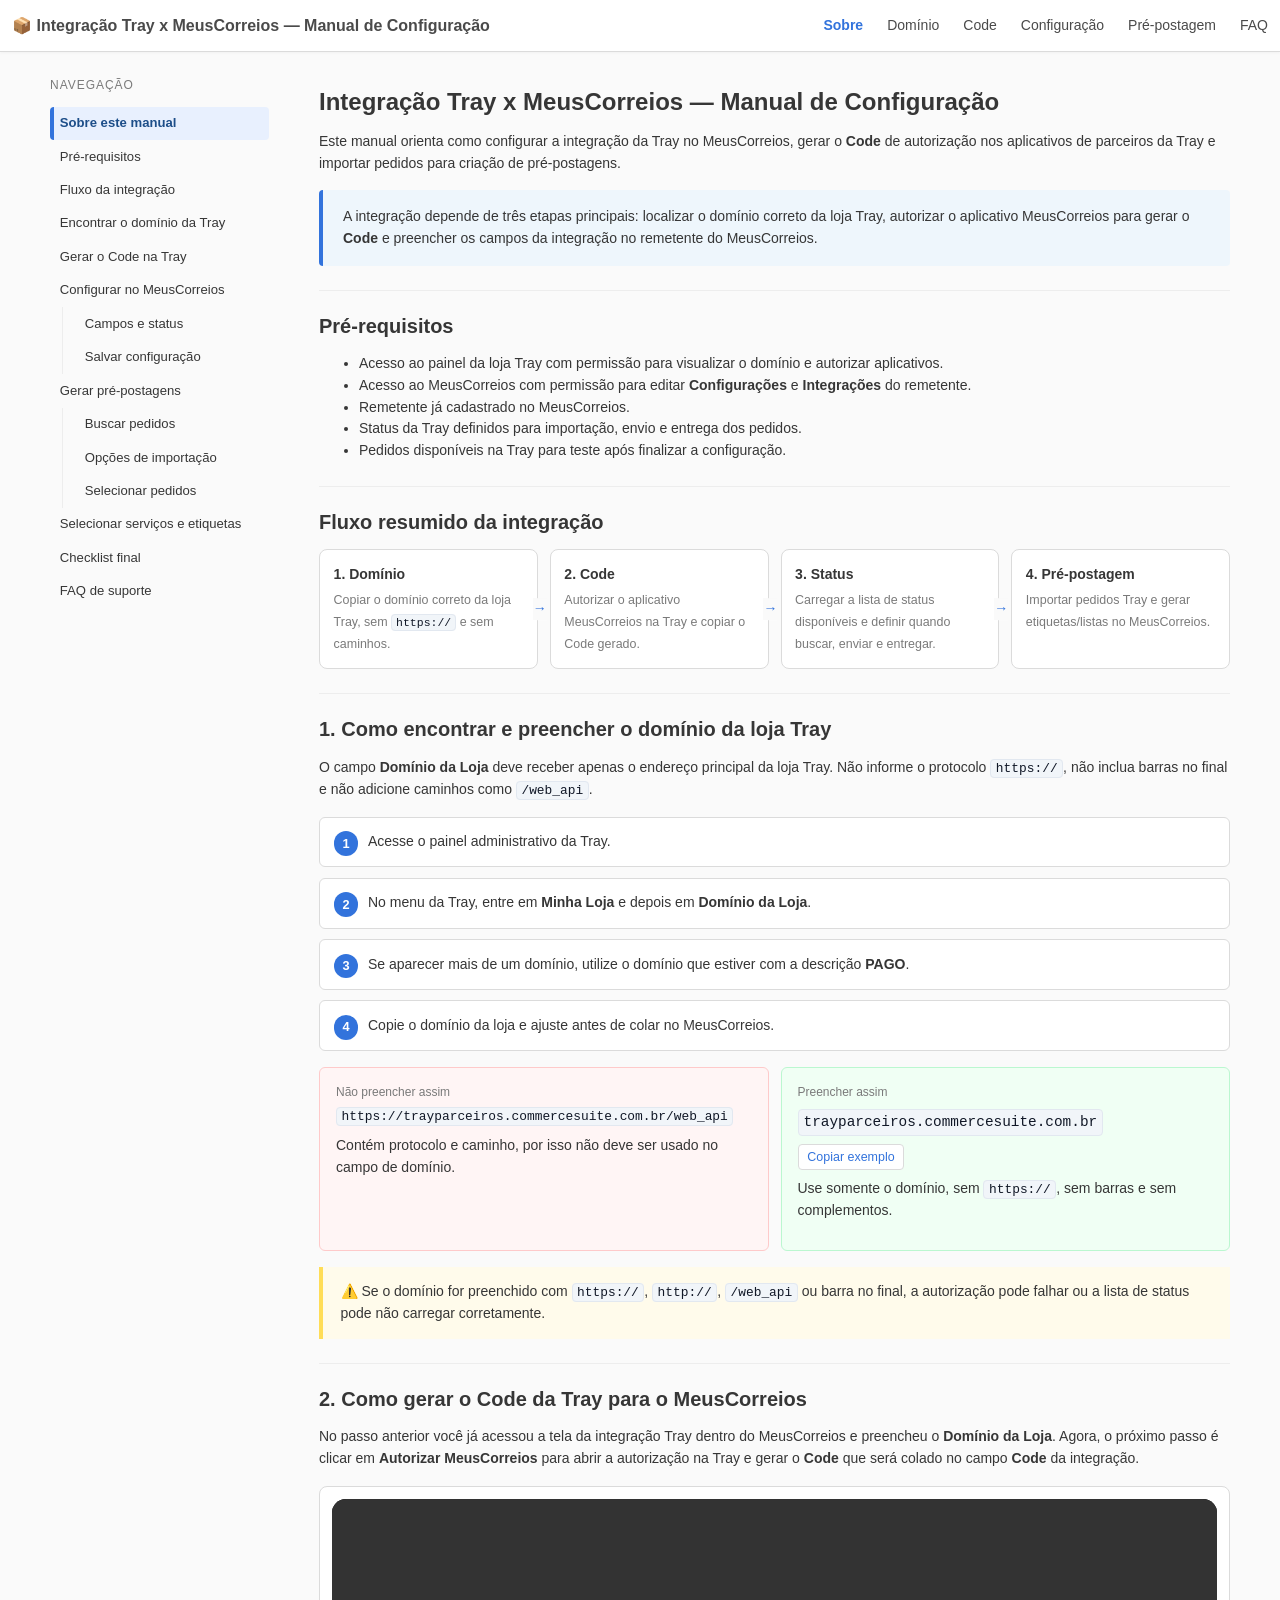
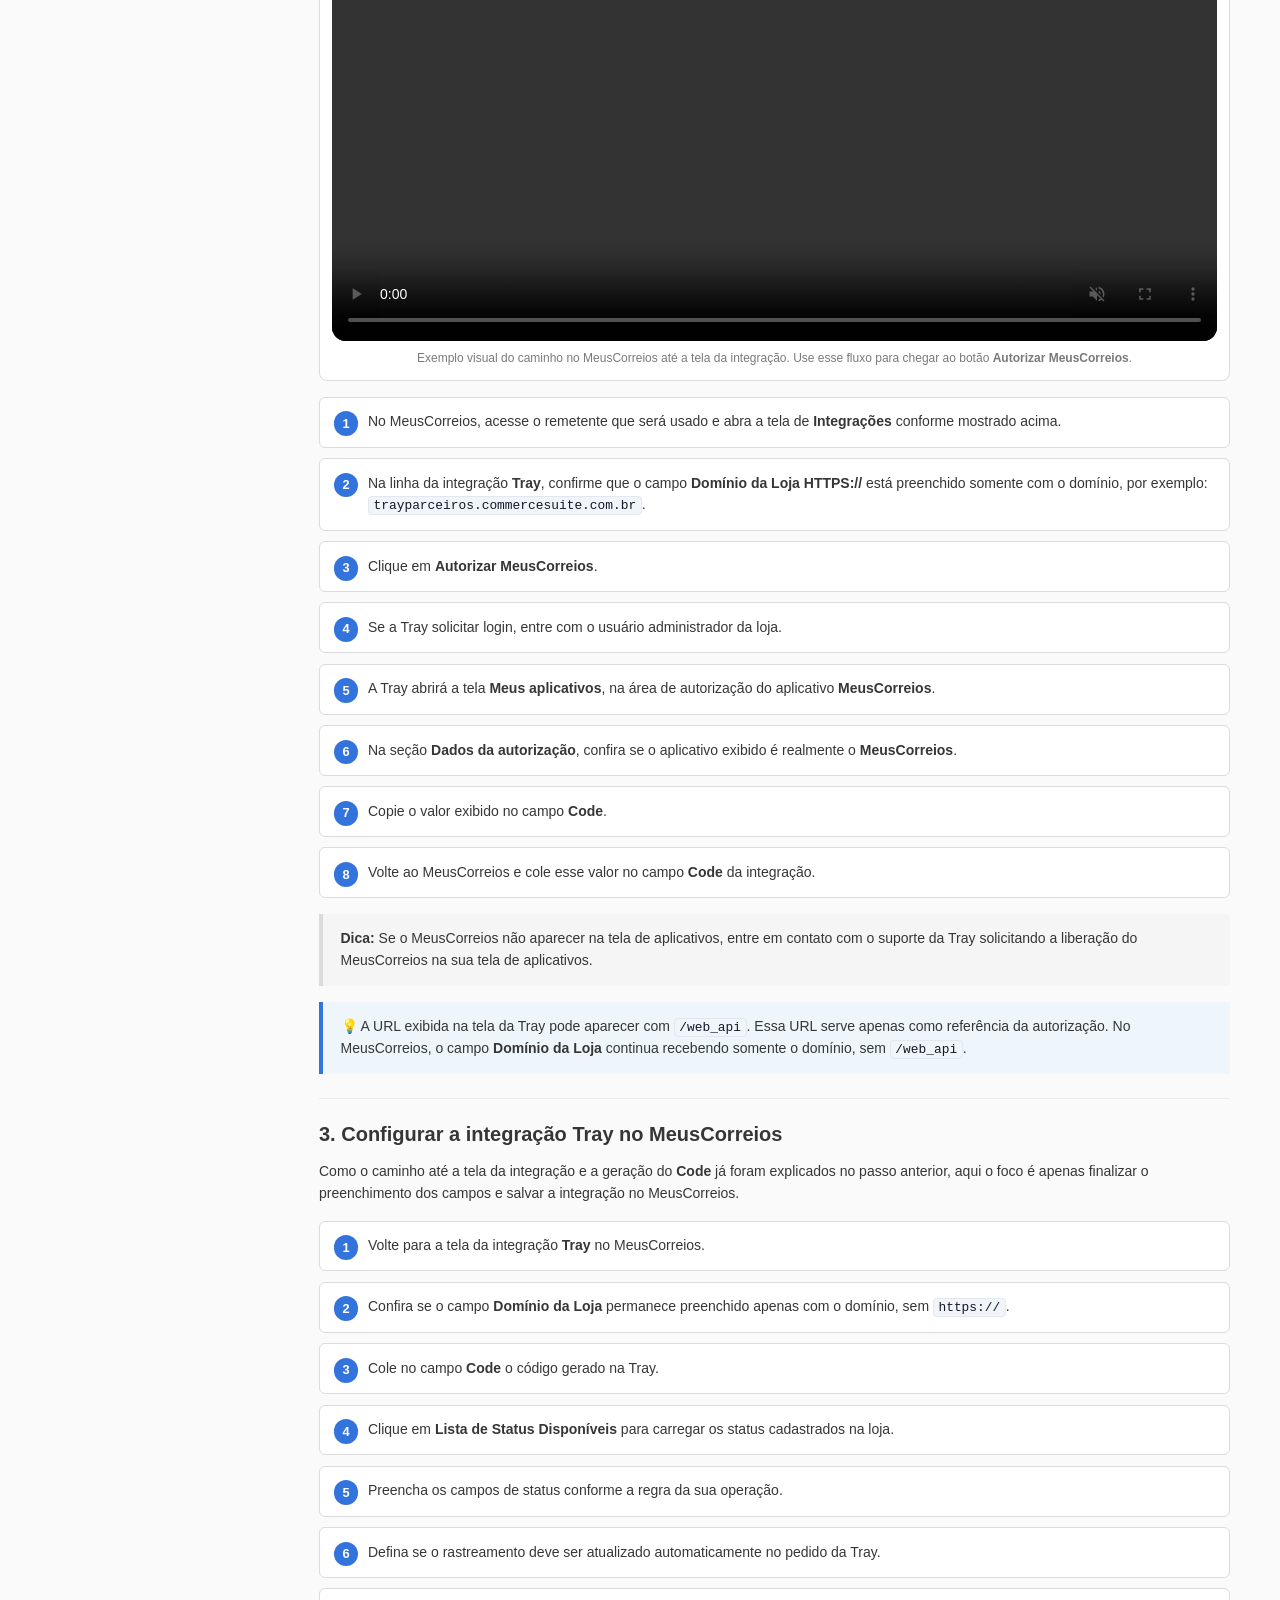
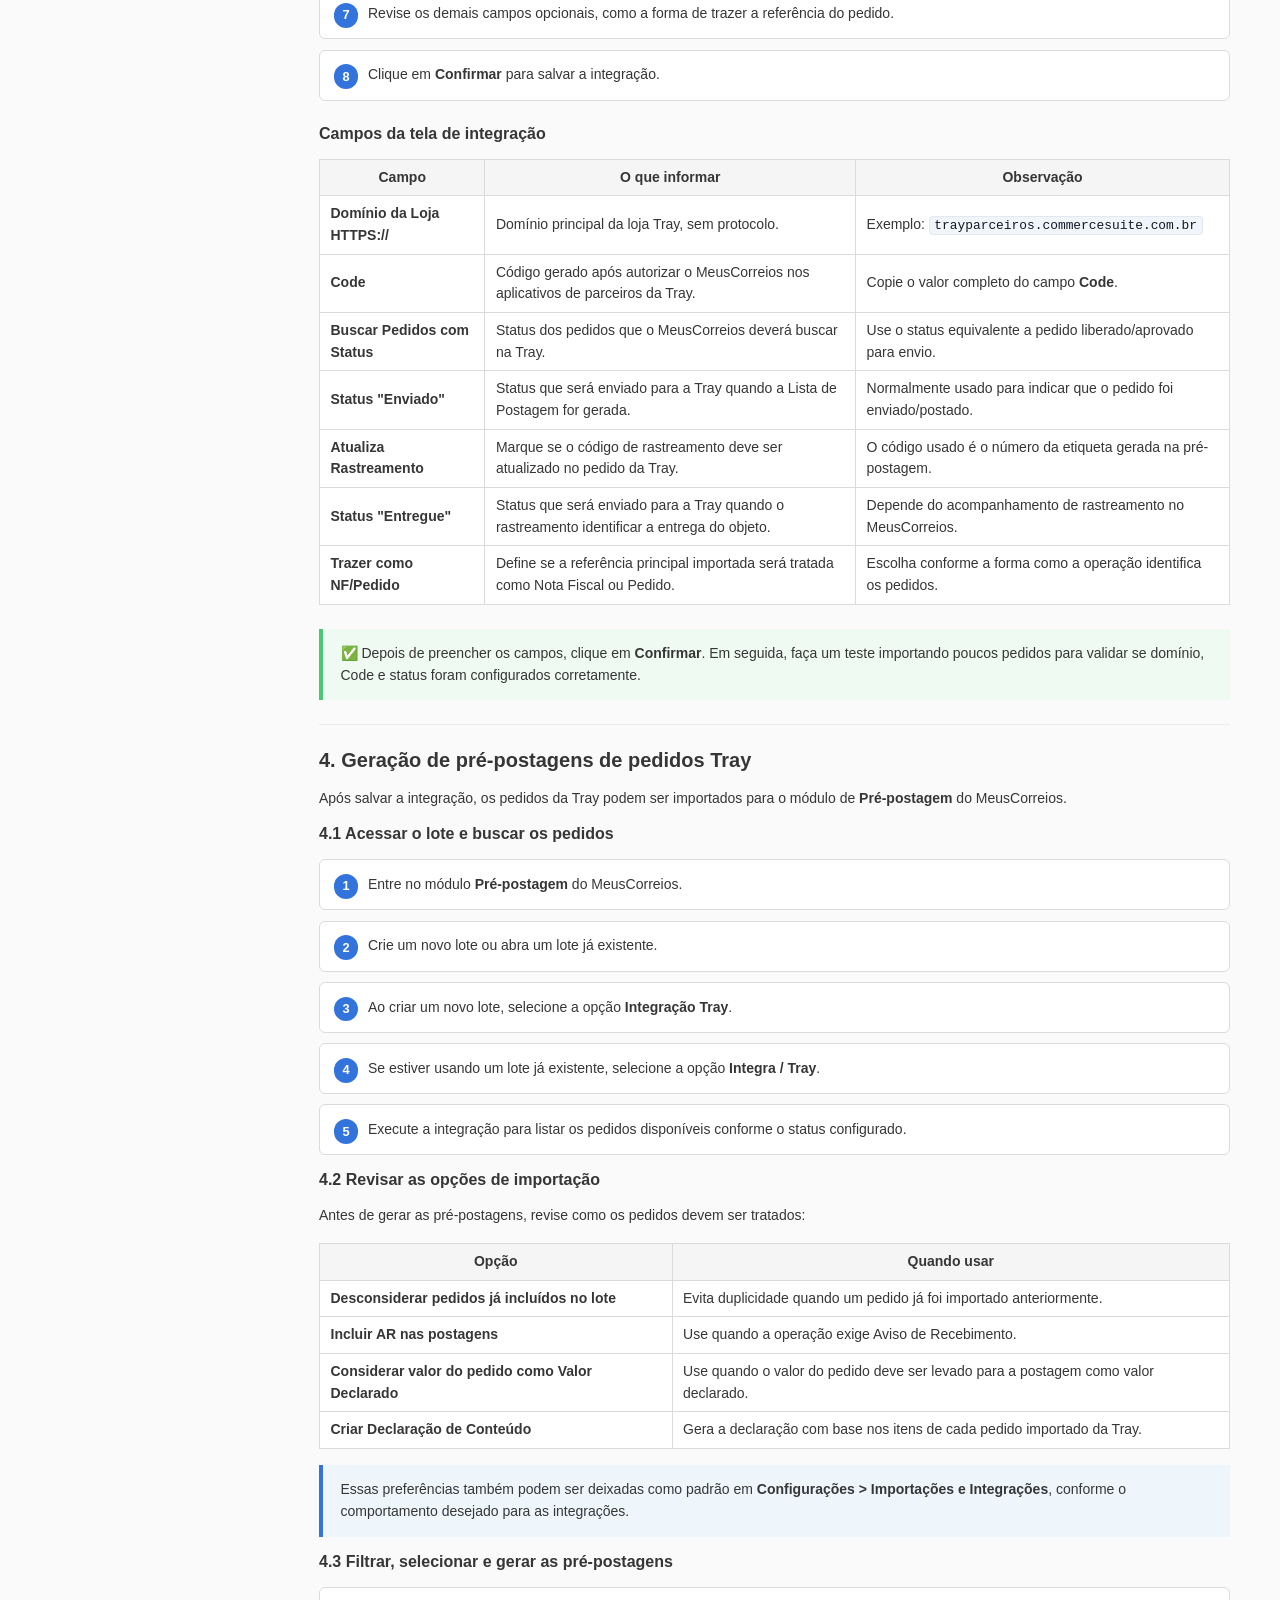
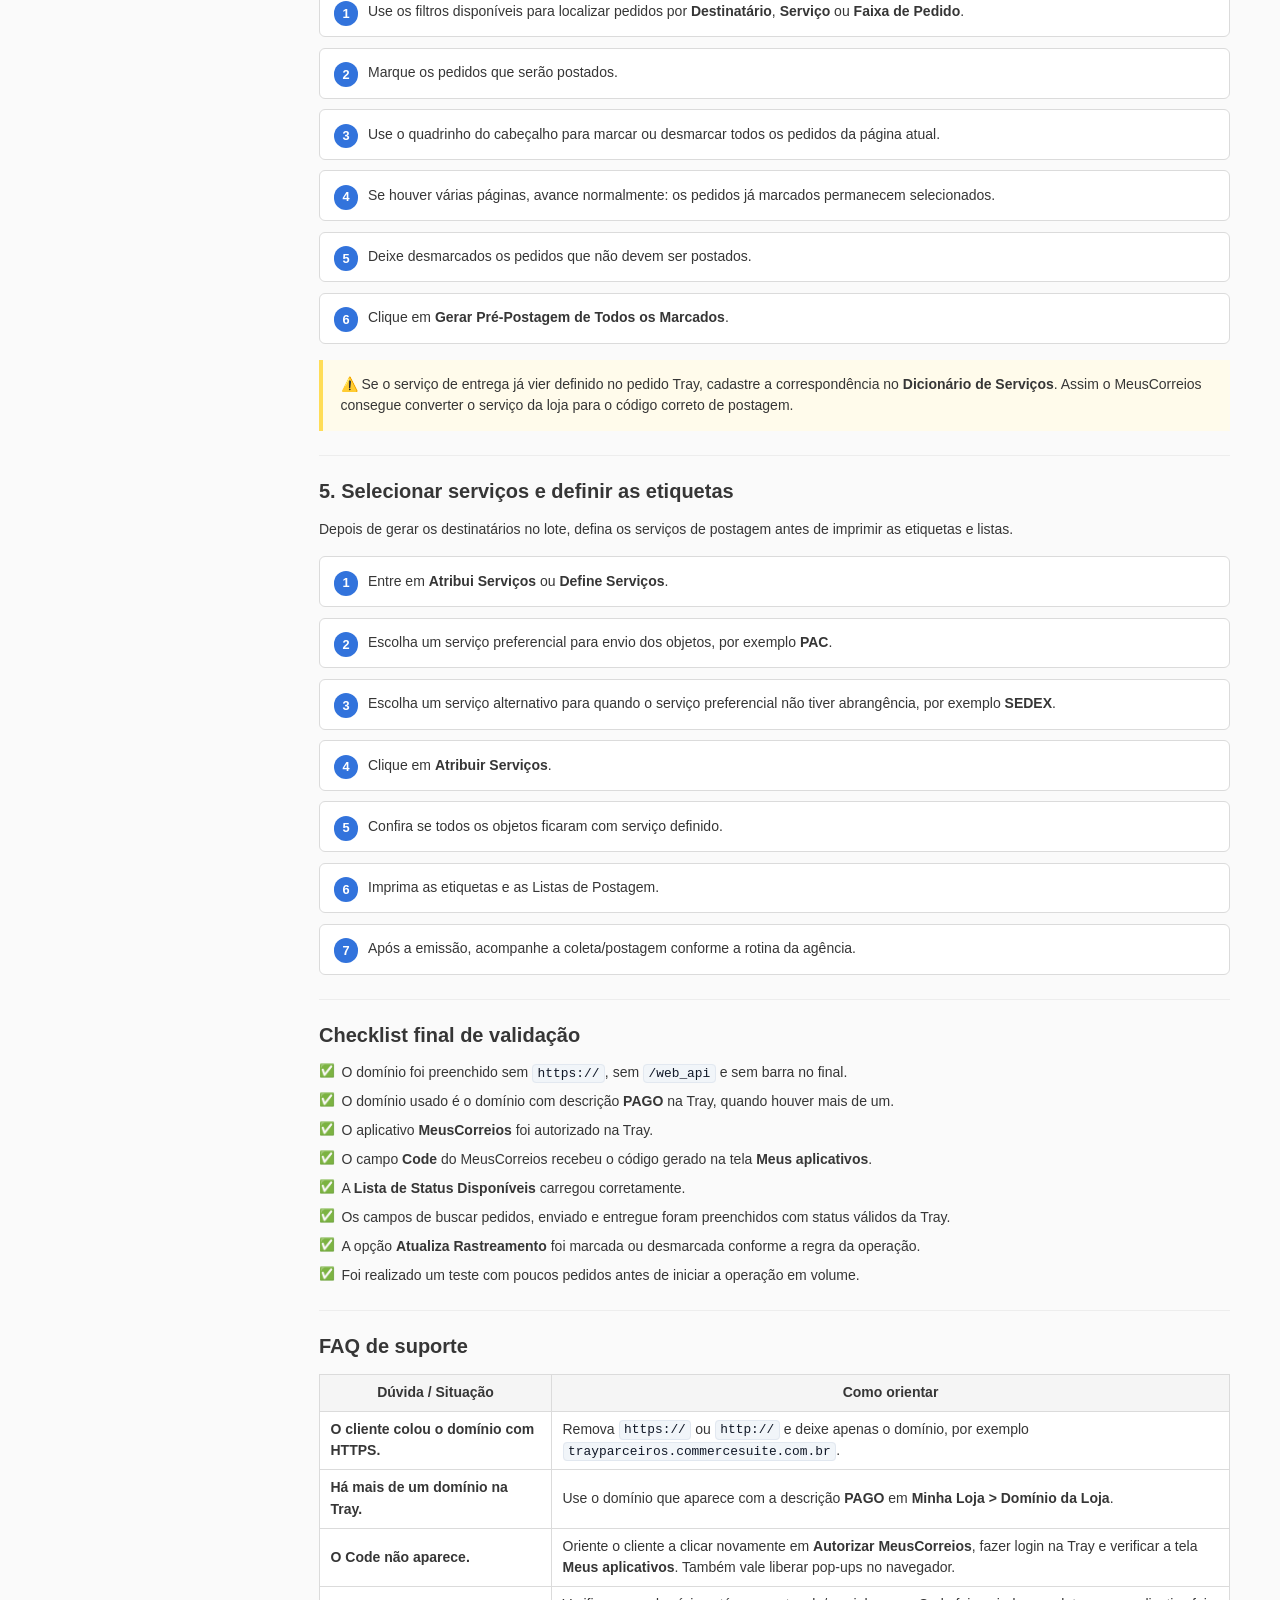
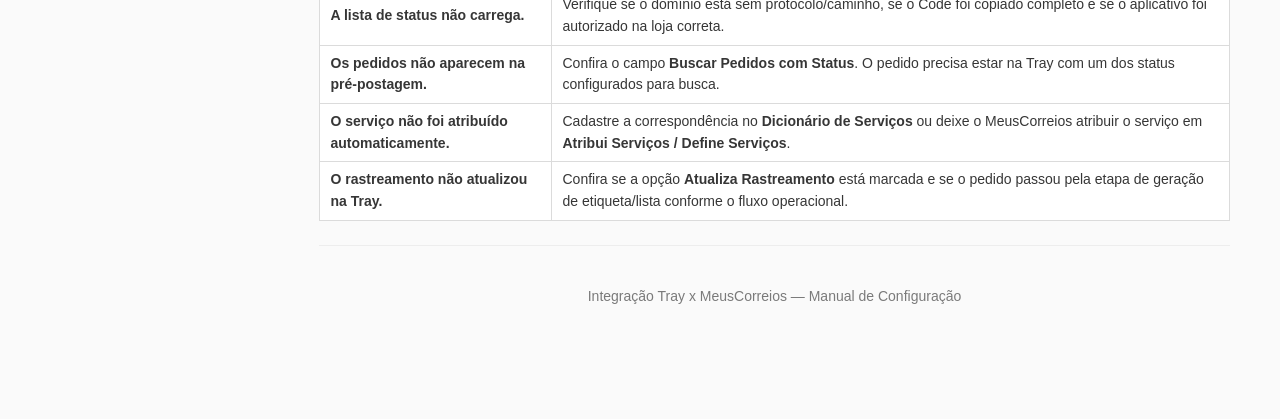
<file: integrTray/index.html>
<!DOCTYPE html>
<html lang="pt-BR" data-theme="light">
<head>
    <meta charset="UTF-8">
    <meta name="viewport" content="width=device-width, initial-scale=1.0">
    <title>Integração Tray x MeusCorreios — Manual de Configuração</title>
    <style>
/* Manual MeusCorreios — estilo Guia de Suporte */
:root {
    color-scheme: light;
    --main: #ffffff;
    --main-bis: #fafafa;
    --text: #363636;
    --text-strong: #222222;
    --background: #f5f5f5;
    --border: #dbdbdb;
    --link: #3273dc;
    --blue-soft: #dbeafe;
    --blue-line: #bdd4f3;
    --green-soft: #e9fbe6;
    --green-line: #c3e6c0;
    --warning-soft: #fff8dc;
    --warning-line: #ffdd57;
    --success-soft: #effaf3;
    --success-line: #48c774;
    --danger-soft: #feecf0;
    --danger-line: #f14668;
    --grey-soft: #f5f5f5;
    --mono-bg: #f1f5f9;
}
* { box-sizing: border-box; }
html { scroll-behavior: smooth; }
body {
    margin: 0;
    background: #fafafa;
    padding-bottom: 4rem;
    color: var(--text);
    font-family: Arial, Helvetica, sans-serif;
    font-size: 16px;
    line-height: 1.55;
}
a { color: var(--link); text-decoration: none; }
a:hover { text-decoration: underline; }
.navbar {
    min-height: 3.25rem;
    background: #ffffff;
    border-bottom: 1px solid var(--border);
    position: fixed;
    left: 0;
    right: 0;
    top: 0;
    z-index: 30;
    display: flex;
    align-items: stretch;
    box-shadow: 0 1px 3px rgba(0,0,0,.04);
}
.navbar-brand { display: flex; align-items: center; min-width: 0; }
.navbar-item {
    color: #4a4a4a;
    display: flex;
    align-items: center;
    padding: .5rem .75rem;
    line-height: 1.5;
}
.navbar-title {
    font-weight: 700;
    font-size: 1rem;
    white-space: nowrap;
    overflow: hidden;
    text-overflow: ellipsis;
}
.navbar-menu { margin-left: auto; display: flex; }
.navbar-end { display: flex; align-items: stretch; }
.navbar-end .navbar-item.is-current { color: #3273dc; font-weight: 700; }
.page-offset { padding-top: 3.5rem; }
.section { padding: 2rem 1.5rem; }
.container { width: 100%; max-width: 1180px; margin: 0 auto; }
.columns { display: flex; align-items: flex-start; gap: 1.5rem; }
.column { flex: 1 1 0; min-width: 0; }
.column.is-narrow { flex: none; }
.sidebar-column { min-width: 245px; max-width: 245px; width: 245px; flex: 0 0 245px; }
.menu { font-size: .875rem; }
.sidebar-fixed {
    position: fixed;
    top: 4.75rem;
    width: 225px;
    max-height: calc(100vh - 5.5rem);
    overflow-y: auto;
    padding-right: .35rem;
}
.menu-label {
    color: #7a7a7a;
    font-size: .75rem;
    letter-spacing: .08em;
    text-transform: uppercase;
    margin: 0 0 .75rem;
}
.menu-list,
.menu-list ul { list-style: none; margin: 0; padding: 0; }
.menu-list a {
    color: #363636;
    border-radius: 4px;
    display: block;
    padding: .5em .75em;
}
.menu-list a:hover { background: #f5f5f5; text-decoration: none; }
.menu-list ul { margin-left: .75rem; padding-left: .75rem; border-left: 1px solid #ededed; }
.sidebar-fixed::-webkit-scrollbar { width: 6px; }
.sidebar-fixed::-webkit-scrollbar-thumb { background: #d7dee7; border-radius: 999px; }
.sidebar-fixed .menu-list a.is-current {
    background: #e8f0fe;
    color: #1d4e89;
    font-weight: 700;
    border-left: 4px solid #3273dc;
    padding-left: calc(.75em - 4px);
}
.sidebar-fixed .menu-list a.is-parent-current { color: #1d4e89; font-weight: 600; }
.section-anchor { scroll-margin-top: 4.2rem; }
.block { margin-bottom: 1rem; }
.mb-1 { margin-bottom: .25rem !important; }
.mb-2 { margin-bottom: .5rem !important; }
.mb-3 { margin-bottom: .75rem !important; }
.mb-4 { margin-bottom: 1rem !important; }
.mb-5 { margin-bottom: 1.5rem !important; }
.mt-2 { margin-top: .5rem !important; }
.mt-3 { margin-top: .75rem !important; }
.mt-4 { margin-top: 1rem !important; }
.mt-5 { margin-top: 1.5rem !important; }
.py-4 { padding-top: 1rem !important; padding-bottom: 1rem !important; }
.title { color: #363636; font-weight: 700; line-height: 1.125; margin: 0 0 1rem; }
.title.is-4 { font-size: 1.5rem; }
.title.is-5 { font-size: 1.25rem; }
.title.is-6 { font-size: 1rem; }
.subtitle { color: #4a4a4a; font-size: 1rem; margin-top: -.5rem; margin-bottom: 1rem; }
.content p { margin-top: 0; margin-bottom: .75rem; }
.content ul,
.content ol { margin-top: .5rem; margin-bottom: 1rem; padding-left: 1.25rem; }
.content ul li,
.content ol li { margin-bottom: .3rem; }
.is-size-7 { font-size: .875rem !important; }
.is-size-6 { font-size: 1rem !important; }
.has-text-weight-semibold { font-weight: 600 !important; }
.has-text-grey { color: #7a7a7a !important; }
.has-text-centered { text-align: center !important; }
hr { background: #ededed; border: none; display: block; height: 1px; margin: 1.5rem 0; }
.notification,
.message {
    border-radius: 4px;
    margin: 1rem 0;
}
.notification {
    background: #f5f5f5;
    padding: 1rem 1.25rem;
}
.notification.is-light { background: #f5f5f5; color: #363636; }
.notification.is-info { background: #eef6fc; border-left: 4px solid #3273dc; }
.message { background: #f5f5f5; }
.message-body {
    border-left: 4px solid #dbdbdb;
    padding: 1em 1.25em;
}
.message.is-info .message-body { border-left-color: #3273dc; background: #eef6fc; }
.message.is-warning .message-body { border-left-color: #ffdd57; background: #fffbeb; }
.message.is-success .message-body { border-left-color: #48c774; background: #effaf3; }
.message.is-danger .message-body { border-left-color: #f14668; background: #feecf0; }
.table {
    background: #fff;
    color: #363636;
    border-collapse: collapse;
    border-spacing: 0;
    width: 100%;
    margin-bottom: 1rem;
}
.table.is-bordered td,
.table.is-bordered th { border: 1px solid #dbdbdb; }
.table th,
.table td { padding: .5em .75em; vertical-align: middle; }
.table thead th {
    background: #f5f5f5;
    color: #363636;
    font-weight: 700;
}
.table code,
code {
    background: var(--mono-bg);
    border: 1px solid #e2e8f0;
    border-radius: 4px;
    color: #111827;
    font-family: Consolas, Monaco, 'Courier New', monospace;
    font-size: .92em;
    padding: .08em .35em;
}
.tag {
    align-items: center;
    border-radius: 9999px;
    display: inline-flex;
    font-size: .75rem;
    height: 1.7em;
    justify-content: center;
    line-height: 1.5;
    padding: .1em .65em;
    white-space: nowrap;
    background: #eef6fc;
    color: #1d4e89;
    margin: 0 .25rem .25rem 0;
}
.tag.is-mono { font-family: Consolas, Monaco, 'Courier New', monospace; }
.card-grid { display: grid; grid-template-columns: repeat(2, minmax(0, 1fr)); gap: .75rem; }
.info-card {
    border: 1px solid #dbdbdb;
    border-radius: 6px;
    background: #ffffff;
    padding: .9rem 1rem;
}
.info-card .label { color: #7a7a7a; display: block; font-size: .75rem; margin-bottom: .25rem; }
.steps { counter-reset: step; list-style: none; padding-left: 0; margin: .5rem 0 1rem; }
.steps > li {
    counter-increment: step;
    position: relative;
    padding: .85rem 1rem .85rem 3rem;
    margin-bottom: .65rem;
    border: 1px solid #dbdbdb;
    border-radius: 6px;
    background: #ffffff;
}
.steps > li::before {
    content: counter(step);
    position: absolute;
    left: .85rem;
    top: .85rem;
    width: 1.55rem;
    height: 1.55rem;
    border-radius: 999px;
    display: inline-flex;
    align-items: center;
    justify-content: center;
    background: #3273dc;
    color: #fff;
    font-weight: 700;
    font-size: .8rem;
}
.steps li ul { margin: .45rem 0 0; padding-left: 1.1rem; }
.screenshot {
    margin: 1rem 0;
    border: 1px solid #dbdbdb;
    border-radius: 8px;
    background: #ffffff;
    padding: .75rem;
}
.screenshot img {
    display: block;
    max-width: 100%;
    height: auto;
    border-radius: 4px;
    margin: 0 auto;
}
.screenshot figcaption {
    color: #7a7a7a;
    font-size: .75rem;
    margin-top: .5rem;
    text-align: center;
}
.footer { background: #fafafa; padding: 1rem 1.5rem; }
.checklist { list-style: none; padding-left: 0; }
.checklist li { margin-bottom: .45rem; padding-left: 1.4rem; position: relative; }
.checklist li::before { content: "✅"; position: absolute; left: 0; top: 0; font-size: .9em; }
.bad-example { background:#fff5f5; border-color:#fecaca; }
.good-example { background:#f0fff4; border-color:#bbf7d0; }
.copy-row { display:flex; gap:.5rem; align-items:center; flex-wrap:wrap; margin:.5rem 0; }
.copy-row code { font-size:.9rem; }
.copy-btn {
    border:1px solid #dbdbdb;
    background:#fff;
    color:#3273dc;
    border-radius:4px;
    padding:.32rem .55rem;
    cursor:pointer;
    font-size:.78rem;
}
.copy-btn:hover { background:#f5f5f5; }
.flow {
    display:grid;
    grid-template-columns: repeat(4, minmax(0, 1fr));
    gap:.75rem;
    margin: 1rem 0;
}
.flow-step {
    border:1px solid #dbdbdb;
    border-radius:8px;
    background:#fff;
    padding:.85rem;
    min-height: 95px;
    position: relative;
}
.flow-step strong { display:block; margin-bottom:.25rem; }
.flow-step span { color:#7a7a7a; font-size:.78rem; }
.flow-step::after {
    content:"→";
    position:absolute;
    right:-.62rem;
    top:50%;
    transform:translateY(-50%);
    color:#3273dc;
    font-weight:700;
    background:#fafafa;
}
.flow-step:last-child::after { content:""; }
.kbd {
    font-family: Consolas, Monaco, 'Courier New', monospace;
    border:1px solid #cbd5e1;
    border-bottom-width:2px;
    background:#fff;
    border-radius:4px;
    padding:.06rem .35rem;
    font-size:.82em;
}
@media (max-width: 900px) {
    .navbar-menu { display: none; }
    .columns { display: block; }
    .is-hidden-mobile { display: none !important; }
    .section { padding-left: 1rem; padding-right: 1rem; }
    .card-grid { grid-template-columns: 1fr; }
    .flow { grid-template-columns: 1fr; }
    .flow-step::after { display:none; }
}
@media print {
    .navbar, aside.menu, .copy-btn { display: none !important; }
    .page-offset { padding-top: 0; }
    body { background: white; }
    a { color: inherit; text-decoration: none; }
    .screenshot, .info-card, .flow-step { break-inside: avoid; }
}
    </style>
</head>
<body>

    <nav class="navbar is-white is-fixed-top" role="navigation">
        <div class="navbar-brand">
            <span class="navbar-item navbar-title">📦 Integração Tray x MeusCorreios — Manual de Configuração</span>
        </div>
        <div class="navbar-menu is-active">
            <div class="navbar-end is-hidden-mobile">
                <a class="navbar-item is-size-7" href="#sobre">Sobre</a>
                <a class="navbar-item is-size-7" href="#dominio">Domínio</a>
                <a class="navbar-item is-size-7" href="#code">Code</a>
                <a class="navbar-item is-size-7" href="#meuscorreios">Configuração</a>
                <a class="navbar-item is-size-7" href="#prepostagem">Pré-postagem</a>
                <a class="navbar-item is-size-7" href="#faq">FAQ</a>
            </div>
        </div>
    </nav>

    <div class="page-offset">
        <section class="section">
            <div class="container">
                <div class="columns">

                    <div class="column is-narrow is-hidden-mobile sidebar-column">
                        <aside class="menu sidebar-fixed" style="font-size:0.82rem;">
                            <p class="menu-label">Navegação</p>
                            <ul class="menu-list">
                                <li><a href="#sobre">Sobre este manual</a></li>
                                <li><a href="#requisitos">Pré-requisitos</a></li>
                                <li><a href="#visao-geral">Fluxo da integração</a></li>
                                <li><a href="#dominio">Encontrar o domínio da Tray</a></li>
                                <li><a href="#code">Gerar o Code na Tray</a></li>
                                <li><a href="#meuscorreios">Configurar no MeusCorreios</a>
                                    <ul>
                                        <li><a href="#campos-status">Campos e status</a></li>
                                        <li><a href="#confirmar-integracao">Salvar configuração</a></li>
                                    </ul>
                                </li>
                                <li><a href="#prepostagem">Gerar pré-postagens</a>
                                    <ul>
                                        <li><a href="#buscar-pedidos">Buscar pedidos</a></li>
                                        <li><a href="#opcoes-importacao">Opções de importação</a></li>
                                        <li><a href="#marcar-pedidos">Selecionar pedidos</a></li>
                                    </ul>
                                </li>
                                <li><a href="#servicos">Selecionar serviços e etiquetas</a></li>
                                <li><a href="#checklist">Checklist final</a></li>
                                <li><a href="#faq">FAQ de suporte</a></li>
                            </ul>
                        </aside>
                    </div>

                    <div class="column">

                        <div id="sobre" class="section-anchor mb-5">
                            <h1 class="title is-4">Integração Tray x MeusCorreios — Manual de Configuração</h1>
                            <p class="block is-size-7">
                                Este manual orienta como configurar a integração da Tray no MeusCorreios, gerar o <strong>Code</strong> de autorização nos aplicativos de parceiros da Tray e importar pedidos para criação de pré-postagens.
                            </p>
                            <div class="notification is-info is-size-7">
                                A integração depende de três etapas principais: localizar o domínio correto da loja Tray, autorizar o aplicativo MeusCorreios para gerar o <strong>Code</strong> e preencher os campos da integração no remetente do MeusCorreios.
                            </div>
                        </div>

                        <hr>

                        <div id="requisitos" class="section-anchor mb-5">
                            <h2 class="title is-5">Pré-requisitos</h2>
                            <ul class="content is-size-7">
                                <li>Acesso ao painel da loja Tray com permissão para visualizar o domínio e autorizar aplicativos.</li>
                                <li>Acesso ao MeusCorreios com permissão para editar <strong>Configurações</strong> e <strong>Integrações</strong> do remetente.</li>
                                <li>Remetente já cadastrado no MeusCorreios.</li>
                                <li>Status da Tray definidos para importação, envio e entrega dos pedidos.</li>
                                <li>Pedidos disponíveis na Tray para teste após finalizar a configuração.</li>
                            </ul>
                        </div>

                        <hr>

                        <div id="visao-geral" class="section-anchor mb-5">
                            <h2 class="title is-5">Fluxo resumido da integração</h2>
                            <div class="flow is-size-7">
                                <div class="flow-step"><strong>1. Domínio</strong><span>Copiar o domínio correto da loja Tray, sem <code>https://</code> e sem caminhos.</span></div>
                                <div class="flow-step"><strong>2. Code</strong><span>Autorizar o aplicativo MeusCorreios na Tray e copiar o Code gerado.</span></div>
                                <div class="flow-step"><strong>3. Status</strong><span>Carregar a lista de status disponíveis e definir quando buscar, enviar e entregar.</span></div>
                                <div class="flow-step"><strong>4. Pré-postagem</strong><span>Importar pedidos Tray e gerar etiquetas/listas no MeusCorreios.</span></div>
                            </div>
                        </div>

                        <hr>

                        <div id="dominio" class="section-anchor mb-5">
                            <h2 class="title is-5">1. Como encontrar e preencher o domínio da loja Tray</h2>
                            <p class="is-size-7 block">
                                O campo <strong>Domínio da Loja</strong> deve receber apenas o endereço principal da loja Tray. Não informe o protocolo <code>https://</code>, não inclua barras no final e não adicione caminhos como <code>/web_api</code>.
                            </p>

                            <ol class="steps is-size-7">
                                <li>Acesse o painel administrativo da Tray.</li>
                                <li>No menu da Tray, entre em <strong>Minha Loja</strong> e depois em <strong>Domínio da Loja</strong>.</li>
                                <li>Se aparecer mais de um domínio, utilize o domínio que estiver com a descrição <strong>PAGO</strong>.</li>
                                <li>Copie o domínio da loja e ajuste antes de colar no MeusCorreios.</li>
                            </ol>

                            <div class="card-grid is-size-7">
                                <div class="info-card bad-example">
                                    <span class="label">Não preencher assim</span>
                                    <code>https://trayparceiros.commercesuite.com.br/web_api</code>
                                    <p class="mb-0 mt-2">Contém protocolo e caminho, por isso não deve ser usado no campo de domínio.</p>
                                </div>
                                <div class="info-card good-example">
                                    <span class="label">Preencher assim</span>
                                    <div class="copy-row">
                                        <code id="dominio-exemplo">trayparceiros.commercesuite.com.br</code>
                                        <button class="copy-btn" type="button" data-copy="trayparceiros.commercesuite.com.br">Copiar exemplo</button>
                                    </div>
                                    <p class="mb-0 mt-2">Use somente o domínio, sem <code>https://</code>, sem barras e sem complementos.</p>
                                </div>
                            </div>

                            <article class="message is-warning is-size-7">
                                <div class="message-body">
                                    ⚠️ Se o domínio for preenchido com <code>https://</code>, <code>http://</code>, <code>/web_api</code> ou barra no final, a autorização pode falhar ou a lista de status pode não carregar corretamente.
                                </div>
                            </article>
                        </div>

                        <hr>

                        <div id="code" class="section-anchor mb-5">
                            <h2 class="title is-5">2. Como gerar o Code da Tray para o MeusCorreios</h2>
                            <p class="is-size-7 block">
                                No passo anterior você já acessou a tela da integração Tray dentro do MeusCorreios e preencheu o <strong>Domínio da Loja</strong>. Agora, o próximo passo é clicar em <strong>Autorizar MeusCorreios</strong> para abrir a autorização na Tray e gerar o <strong>Code</strong> que será colado no campo <strong>Code</strong> da integração.
                            </p>

                            <figure class="screenshot mb-4">
                                <video controls loop muted playsinline preload="metadata" style="width:100%; border-radius:14px; display:block; background:#000;">
                                    <source src="assets/chegando-integracao-tray.mp4" type="video/mp4">
                                    Seu navegador não conseguiu carregar o vídeo. Abra o arquivo <strong>chegando-integracao-tray.mp4</strong> dentro da pasta <strong>assets</strong>.
                                </video>
                                <figcaption>Exemplo visual do caminho no MeusCorreios até a tela da integração. Use esse fluxo para chegar ao botão <strong>Autorizar MeusCorreios</strong>.</figcaption>
                            </figure>

                            <ol class="steps is-size-7">
                                <li>No MeusCorreios, acesse o remetente que será usado e abra a tela de <strong>Integrações</strong> conforme mostrado acima.</li>
                                <li>Na linha da integração <strong>Tray</strong>, confirme que o campo <strong>Domínio da Loja HTTPS://</strong> está preenchido somente com o domínio, por exemplo: <code>trayparceiros.commercesuite.com.br</code>.</li>
                                <li>Clique em <strong>Autorizar MeusCorreios</strong>.</li>
                                <li>Se a Tray solicitar login, entre com o usuário administrador da loja.</li>
                                <li>A Tray abrirá a tela <strong>Meus aplicativos</strong>, na área de autorização do aplicativo <strong>MeusCorreios</strong>.</li>
                                <li>Na seção <strong>Dados da autorização</strong>, confira se o aplicativo exibido é realmente o <strong>MeusCorreios</strong>.</li>
                                <li>Copie o valor exibido no campo <strong>Code</strong>.</li>
                                <li>Volte ao MeusCorreios e cole esse valor no campo <strong>Code</strong> da integração.</li>
                            </ol>

                            <article class="message is-link is-light is-size-7 mb-4">
                                <div class="message-body">
                                    <strong>Dica:</strong> Se o MeusCorreios não aparecer na tela de aplicativos, entre em contato com o suporte da Tray solicitando a liberação do MeusCorreios na sua tela de aplicativos.
                                </div>
                            </article>
							<article class="message is-info is-size-7">
                                <div class="message-body">
                                    💡 A URL exibida na tela da Tray pode aparecer com <code>/web_api</code>. Essa URL serve apenas como referência da autorização. No MeusCorreios, o campo <strong>Domínio da Loja</strong> continua recebendo somente o domínio, sem <code>/web_api</code>.
                                </div>
                            </article>
                        </div>
                        <hr>

                        <div id="meuscorreios" class="section-anchor mb-5">
                            <h2 class="title is-5">3. Configurar a integração Tray no MeusCorreios</h2>
                            <p class="is-size-7 block">
                                Como o caminho até a tela da integração e a geração do <strong>Code</strong> já foram explicados no passo anterior, aqui o foco é apenas finalizar o preenchimento dos campos e salvar a integração no MeusCorreios.
                            </p>

                            <ol class="steps is-size-7">
                                <li>Volte para a tela da integração <strong>Tray</strong> no MeusCorreios.</li>
                                <li>Confira se o campo <strong>Domínio da Loja</strong> permanece preenchido apenas com o domínio, sem <code>https://</code>.</li>
                                <li>Cole no campo <strong>Code</strong> o código gerado na Tray.</li>
                                <li>Clique em <strong>Lista de Status Disponíveis</strong> para carregar os status cadastrados na loja.</li>
                                <li>Preencha os campos de status conforme a regra da sua operação.</li>
                                <li>Defina se o rastreamento deve ser atualizado automaticamente no pedido da Tray.</li>
                                <li>Revise os demais campos opcionais, como a forma de trazer a referência do pedido.</li>
                                <li>Clique em <strong>Confirmar</strong> para salvar a integração.</li>
                            </ol>
                        </div>
                        <div id="campos-status" class="section-anchor mb-5">
                            <h3 class="title is-6">Campos da tela de integração</h3>
                            <table class="table is-fullwidth is-bordered is-size-7">
                                <thead>
                                    <tr>
                                        <th>Campo</th>
                                        <th>O que informar</th>
                                        <th>Observação</th>
                                    </tr>
                                </thead>
                                <tbody>
                                    <tr>
                                        <td><strong>Domínio da Loja HTTPS://</strong></td>
                                        <td>Domínio principal da loja Tray, sem protocolo.</td>
                                        <td>Exemplo: <code>trayparceiros.commercesuite.com.br</code></td>
                                    </tr>
                                    <tr>
                                        <td><strong>Code</strong></td>
                                        <td>Código gerado após autorizar o MeusCorreios nos aplicativos de parceiros da Tray.</td>
                                        <td>Copie o valor completo do campo <strong>Code</strong>.</td>
                                    </tr>
                                    <tr>
                                        <td><strong>Buscar Pedidos com Status</strong></td>
                                        <td>Status dos pedidos que o MeusCorreios deverá buscar na Tray.</td>
                                        <td>Use o status equivalente a pedido liberado/aprovado para envio.</td>
                                    </tr>
                                    <tr>
                                        <td><strong>Status "Enviado"</strong></td>
                                        <td>Status que será enviado para a Tray quando a Lista de Postagem for gerada.</td>
                                        <td>Normalmente usado para indicar que o pedido foi enviado/postado.</td>
                                    </tr>
                                    <tr>
                                        <td><strong>Atualiza Rastreamento</strong></td>
                                        <td>Marque se o código de rastreamento deve ser atualizado no pedido da Tray.</td>
                                        <td>O código usado é o número da etiqueta gerada na pré-postagem.</td>
                                    </tr>
                                    <tr>
                                        <td><strong>Status "Entregue"</strong></td>
                                        <td>Status que será enviado para a Tray quando o rastreamento identificar a entrega do objeto.</td>
                                        <td>Depende do acompanhamento de rastreamento no MeusCorreios.</td>
                                    </tr>
                                    <tr>
                                        <td><strong>Trazer como NF/Pedido</strong></td>
                                        <td>Define se a referência principal importada será tratada como Nota Fiscal ou Pedido.</td>
                                        <td>Escolha conforme a forma como a operação identifica os pedidos.</td>
                                    </tr>
                                </tbody>
                            </table>
                        </div>

                        <div id="confirmar-integracao" class="section-anchor mb-5">
                            <article class="message is-success is-size-7">
                                <div class="message-body">
                                    ✅ Depois de preencher os campos, clique em <strong>Confirmar</strong>. Em seguida, faça um teste importando poucos pedidos para validar se domínio, Code e status foram configurados corretamente.
                                </div>
                            </article>
                        </div>

                        <hr>

                        <div id="prepostagem" class="section-anchor mb-5">
                            <h2 class="title is-5">4. Geração de pré-postagens de pedidos Tray</h2>
                            <p class="is-size-7 block">
                                Após salvar a integração, os pedidos da Tray podem ser importados para o módulo de <strong>Pré-postagem</strong> do MeusCorreios.
                            </p>

                            <div id="buscar-pedidos" class="section-anchor">
                                <h3 class="title is-6">4.1 Acessar o lote e buscar os pedidos</h3>
                                <ol class="steps is-size-7">
                                    <li>Entre no módulo <strong>Pré-postagem</strong> do MeusCorreios.</li>
                                    <li>Crie um novo lote ou abra um lote já existente.</li>
                                    <li>Ao criar um novo lote, selecione a opção <strong>Integração Tray</strong>.</li>
                                    <li>Se estiver usando um lote já existente, selecione a opção <strong>Integra / Tray</strong>.</li>
                                    <li>Execute a integração para listar os pedidos disponíveis conforme o status configurado.</li>
                                </ol>
                            </div>

                            <div id="opcoes-importacao" class="section-anchor">
                                <h3 class="title is-6">4.2 Revisar as opções de importação</h3>
                                <p class="is-size-7 block">Antes de gerar as pré-postagens, revise como os pedidos devem ser tratados:</p>
                                <table class="table is-fullwidth is-bordered is-size-7">
                                    <thead>
                                        <tr>
                                            <th>Opção</th>
                                            <th>Quando usar</th>
                                        </tr>
                                    </thead>
                                    <tbody>
                                        <tr>
                                            <td><strong>Desconsiderar pedidos já incluídos no lote</strong></td>
                                            <td>Evita duplicidade quando um pedido já foi importado anteriormente.</td>
                                        </tr>
                                        <tr>
                                            <td><strong>Incluir AR nas postagens</strong></td>
                                            <td>Use quando a operação exige Aviso de Recebimento.</td>
                                        </tr>
                                        <tr>
                                            <td><strong>Considerar valor do pedido como Valor Declarado</strong></td>
                                            <td>Use quando o valor do pedido deve ser levado para a postagem como valor declarado.</td>
                                        </tr>
                                        <tr>
                                            <td><strong>Criar Declaração de Conteúdo</strong></td>
                                            <td>Gera a declaração com base nos itens de cada pedido importado da Tray.</td>
                                        </tr>
                                    </tbody>
                                </table>
                                <article class="message is-info is-size-7">
                                    <div class="message-body">
                                        Essas preferências também podem ser deixadas como padrão em <strong>Configurações &gt; Importações e Integrações</strong>, conforme o comportamento desejado para as integrações.
                                    </div>
                                </article>
                            </div>

                            <div id="marcar-pedidos" class="section-anchor">
                                <h3 class="title is-6">4.3 Filtrar, selecionar e gerar as pré-postagens</h3>
                                <ol class="steps is-size-7">
                                    <li>Use os filtros disponíveis para localizar pedidos por <strong>Destinatário</strong>, <strong>Serviço</strong> ou <strong>Faixa de Pedido</strong>.</li>
                                    <li>Marque os pedidos que serão postados.</li>
                                    <li>Use o quadrinho do cabeçalho para marcar ou desmarcar todos os pedidos da página atual.</li>
                                    <li>Se houver várias páginas, avance normalmente: os pedidos já marcados permanecem selecionados.</li>
                                    <li>Deixe desmarcados os pedidos que não devem ser postados.</li>
                                    <li>Clique em <strong>Gerar Pré-Postagem de Todos os Marcados</strong>.</li>
                                </ol>
                            </div>

                            <article class="message is-warning is-size-7">
                                <div class="message-body">
                                    ⚠️ Se o serviço de entrega já vier definido no pedido Tray, cadastre a correspondência no <strong>Dicionário de Serviços</strong>. Assim o MeusCorreios consegue converter o serviço da loja para o código correto de postagem.
                                </div>
                            </article>
                        </div>

                        <hr>

                        <div id="servicos" class="section-anchor mb-5">
                            <h2 class="title is-5">5. Selecionar serviços e definir as etiquetas</h2>
                            <p class="is-size-7 block">
                                Depois de gerar os destinatários no lote, defina os serviços de postagem antes de imprimir as etiquetas e listas.
                            </p>
                            <ol class="steps is-size-7">
                                <li>Entre em <strong>Atribui Serviços</strong> ou <strong>Define Serviços</strong>.</li>
                                <li>Escolha um serviço preferencial para envio dos objetos, por exemplo <strong>PAC</strong>.</li>
                                <li>Escolha um serviço alternativo para quando o serviço preferencial não tiver abrangência, por exemplo <strong>SEDEX</strong>.</li>
                                <li>Clique em <strong>Atribuir Serviços</strong>.</li>
                                <li>Confira se todos os objetos ficaram com serviço definido.</li>
                                <li>Imprima as etiquetas e as Listas de Postagem.</li>
                                <li>Após a emissão, acompanhe a coleta/postagem conforme a rotina da agência.</li>
                            </ol>
                        </div>

                        <hr>

                        <div id="checklist" class="section-anchor mb-5">
                            <h2 class="title is-5">Checklist final de validação</h2>
                            <ul class="checklist is-size-7">
                                <li>O domínio foi preenchido sem <code>https://</code>, sem <code>/web_api</code> e sem barra no final.</li>
                                <li>O domínio usado é o domínio com descrição <strong>PAGO</strong> na Tray, quando houver mais de um.</li>
                                <li>O aplicativo <strong>MeusCorreios</strong> foi autorizado na Tray.</li>
                                <li>O campo <strong>Code</strong> do MeusCorreios recebeu o código gerado na tela <strong>Meus aplicativos</strong>.</li>
                                <li>A <strong>Lista de Status Disponíveis</strong> carregou corretamente.</li>
                                <li>Os campos de buscar pedidos, enviado e entregue foram preenchidos com status válidos da Tray.</li>
                                <li>A opção <strong>Atualiza Rastreamento</strong> foi marcada ou desmarcada conforme a regra da operação.</li>
                                <li>Foi realizado um teste com poucos pedidos antes de iniciar a operação em volume.</li>
                            </ul>
                        </div>

                        <hr>

                        <div id="faq" class="section-anchor mb-5">
                            <h2 class="title is-5">FAQ de suporte</h2>
                            <table class="table is-fullwidth is-bordered is-size-7">
                                <thead>
                                    <tr>
                                        <th>Dúvida / Situação</th>
                                        <th>Como orientar</th>
                                    </tr>
                                </thead>
                                <tbody>
                                    <tr>
                                        <td><strong>O cliente colou o domínio com HTTPS.</strong></td>
                                        <td>Remova <code>https://</code> ou <code>http://</code> e deixe apenas o domínio, por exemplo <code>trayparceiros.commercesuite.com.br</code>.</td>
                                    </tr>
                                    <tr>
                                        <td><strong>Há mais de um domínio na Tray.</strong></td>
                                        <td>Use o domínio que aparece com a descrição <strong>PAGO</strong> em <strong>Minha Loja &gt; Domínio da Loja</strong>.</td>
                                    </tr>
                                    <tr>
                                        <td><strong>O Code não aparece.</strong></td>
                                        <td>Oriente o cliente a clicar novamente em <strong>Autorizar MeusCorreios</strong>, fazer login na Tray e verificar a tela <strong>Meus aplicativos</strong>. Também vale liberar pop-ups no navegador.</td>
                                    </tr>
                                    <tr>
                                        <td><strong>A lista de status não carrega.</strong></td>
                                        <td>Verifique se o domínio está sem protocolo/caminho, se o Code foi copiado completo e se o aplicativo foi autorizado na loja correta.</td>
                                    </tr>
                                    <tr>
                                        <td><strong>Os pedidos não aparecem na pré-postagem.</strong></td>
                                        <td>Confira o campo <strong>Buscar Pedidos com Status</strong>. O pedido precisa estar na Tray com um dos status configurados para busca.</td>
                                    </tr>
                                    <tr>
                                        <td><strong>O serviço não foi atribuído automaticamente.</strong></td>
                                        <td>Cadastre a correspondência no <strong>Dicionário de Serviços</strong> ou deixe o MeusCorreios atribuir o serviço em <strong>Atribui Serviços / Define Serviços</strong>.</td>
                                    </tr>
                                    <tr>
                                        <td><strong>O rastreamento não atualizou na Tray.</strong></td>
                                        <td>Confira se a opção <strong>Atualiza Rastreamento</strong> está marcada e se o pedido passou pela etapa de geração de etiqueta/lista conforme o fluxo operacional.</td>
                                    </tr>
                                </tbody>
                            </table>
                        </div>

                        <hr>

                        <footer class="footer py-4">
        <div class="content has-text-centered is-size-7 has-text-grey">
            Integração Tray x MeusCorreios — Manual de Configuração
        </div>
    </footer>
                    </div>
                </div>
            </div>
        </section>
    </div>

    <script>
(function () {
    const links = Array.from(document.querySelectorAll('aside.menu a[href^="#"], .navbar-end a[href^="#"]'));
    const sections = links
        .map(link => document.querySelector(link.getAttribute('href')))
        .filter(Boolean);

    function setCurrent() {
        let current = sections[0];
        const offset = 120;
        for (const section of sections) {
            const top = section.getBoundingClientRect().top;
            if (top <= offset) current = section;
        }
        const currentId = current ? '#' + current.id : '';
        links.forEach(link => {
            const href = link.getAttribute('href');
            link.classList.toggle('is-current', href === currentId);
            link.classList.remove('is-parent-current');
            if (href !== currentId && currentId) {
                const child = document.querySelector(`aside.menu a[href="${currentId}"]`);
                const parentUl = child ? child.closest('ul') : null;
                const parentLi = parentUl ? parentUl.closest('li') : null;
                const parentLink = parentLi ? parentLi.querySelector(':scope > a') : null;
                if (parentLink && link === parentLink) link.classList.add('is-parent-current');
            }
        });
    }

    window.addEventListener('scroll', setCurrent, { passive: true });
    window.addEventListener('resize', setCurrent);
    setCurrent();

    document.querySelectorAll('[data-copy]').forEach(btn => {
        btn.addEventListener('click', async () => {
            const text = btn.getAttribute('data-copy');
            try {
                await navigator.clipboard.writeText(text);
                const old = btn.textContent;
                btn.textContent = 'Copiado!';
                setTimeout(() => btn.textContent = old, 1200);
            } catch (e) {
                alert('Copie manualmente: ' + text);
            }
        });
    });
})();
    </script>
</body>
</html>
</file>
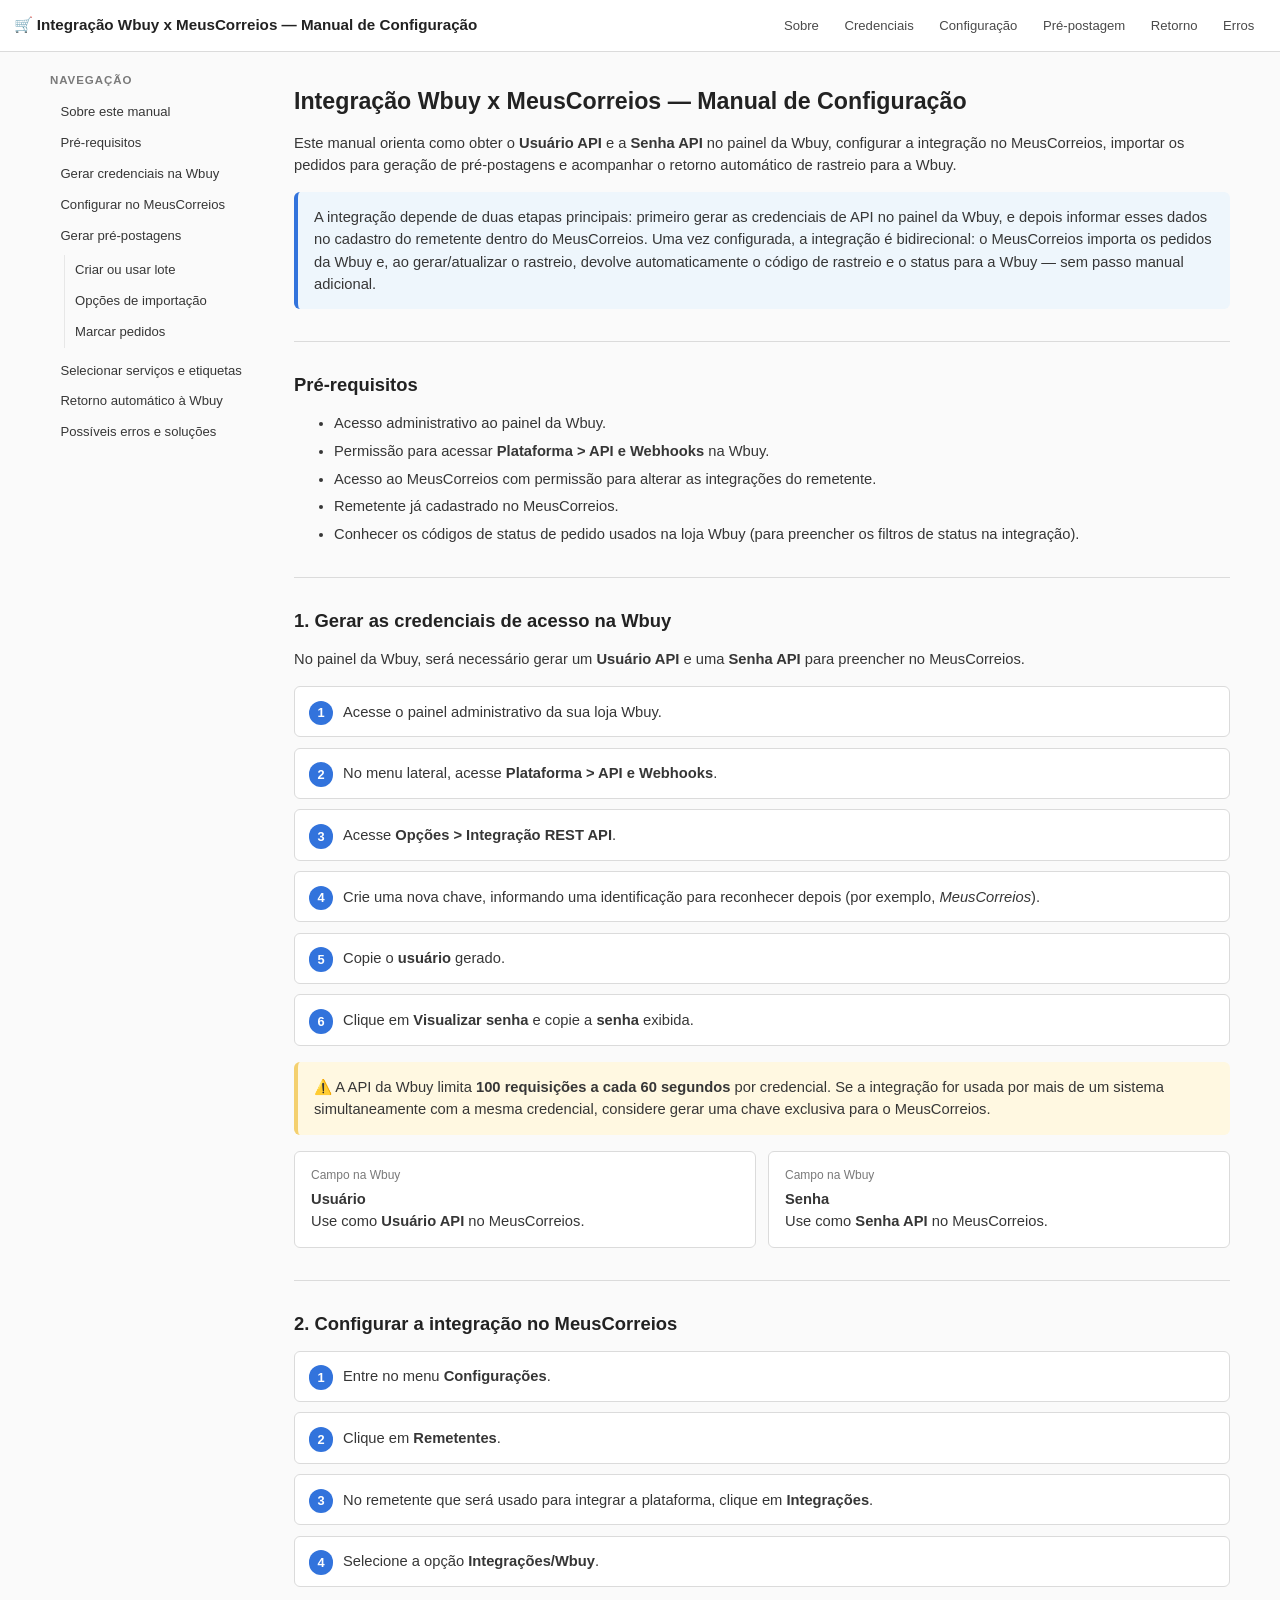
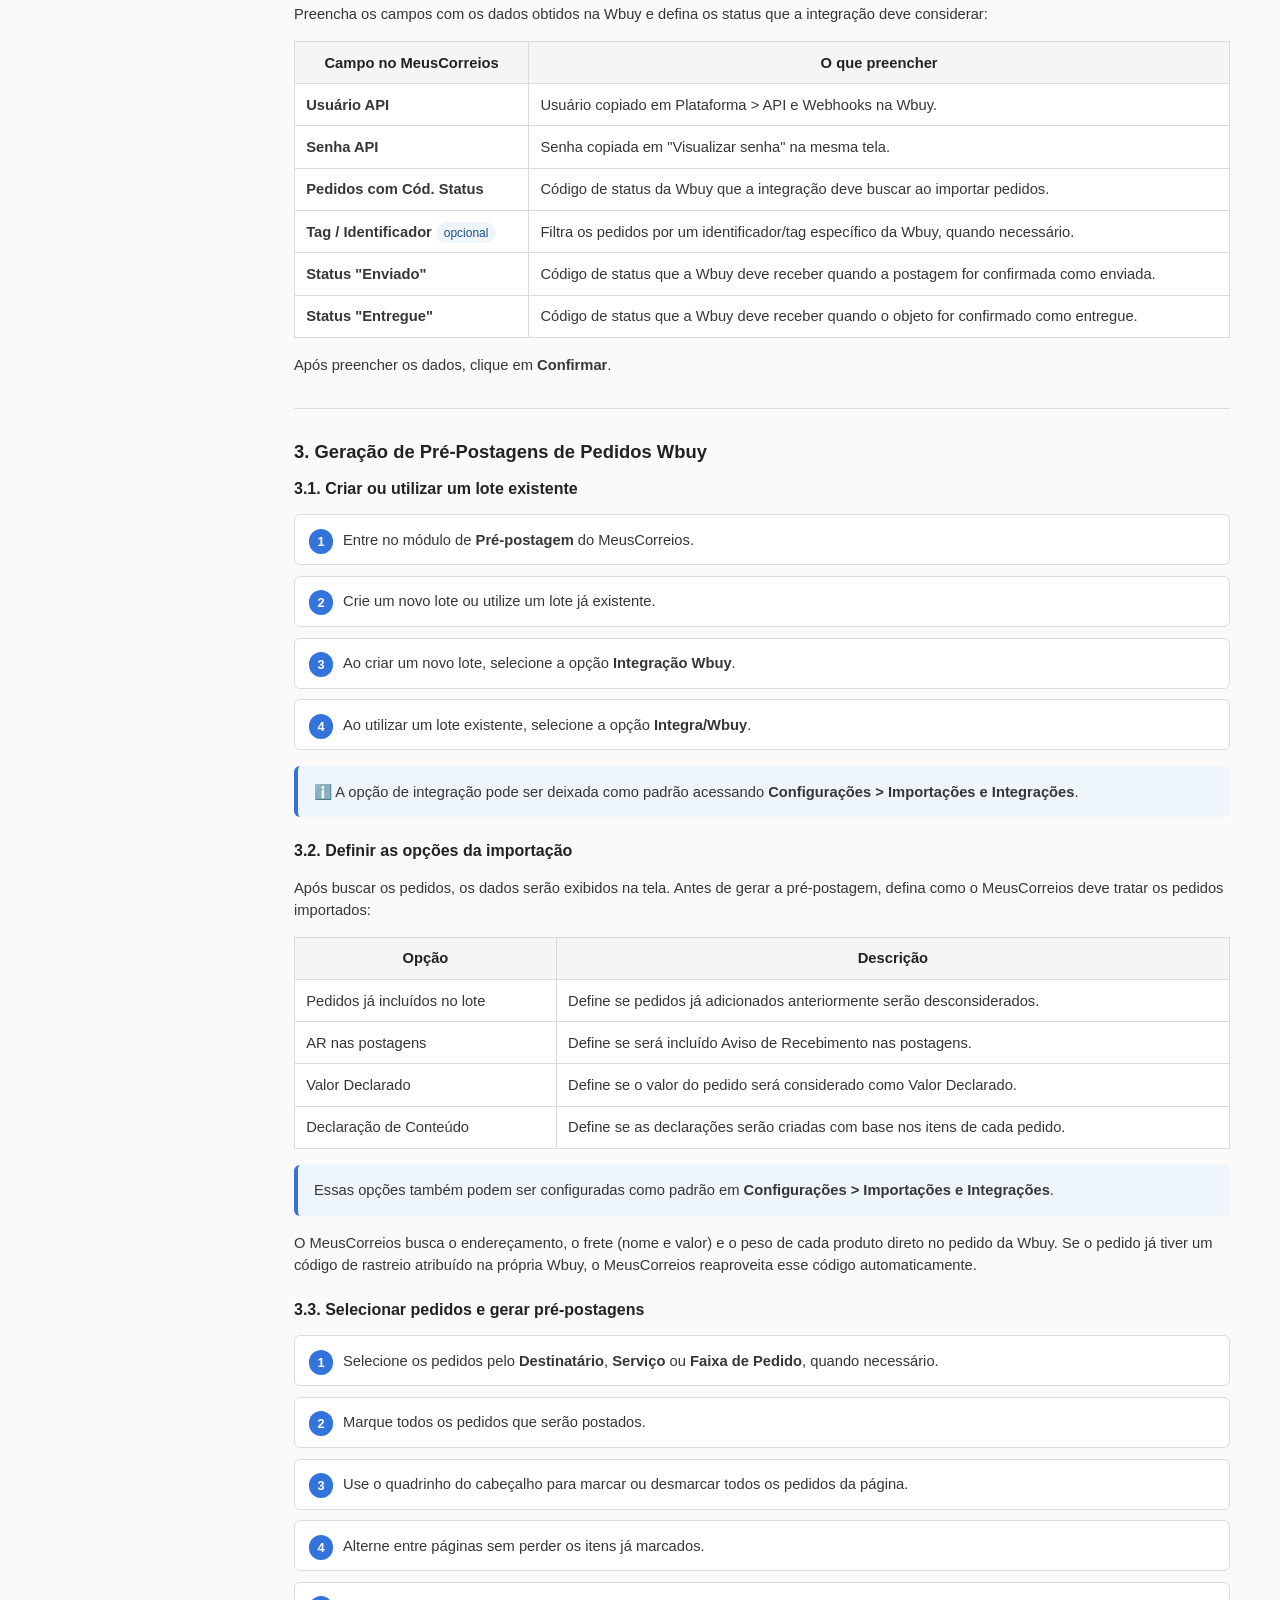
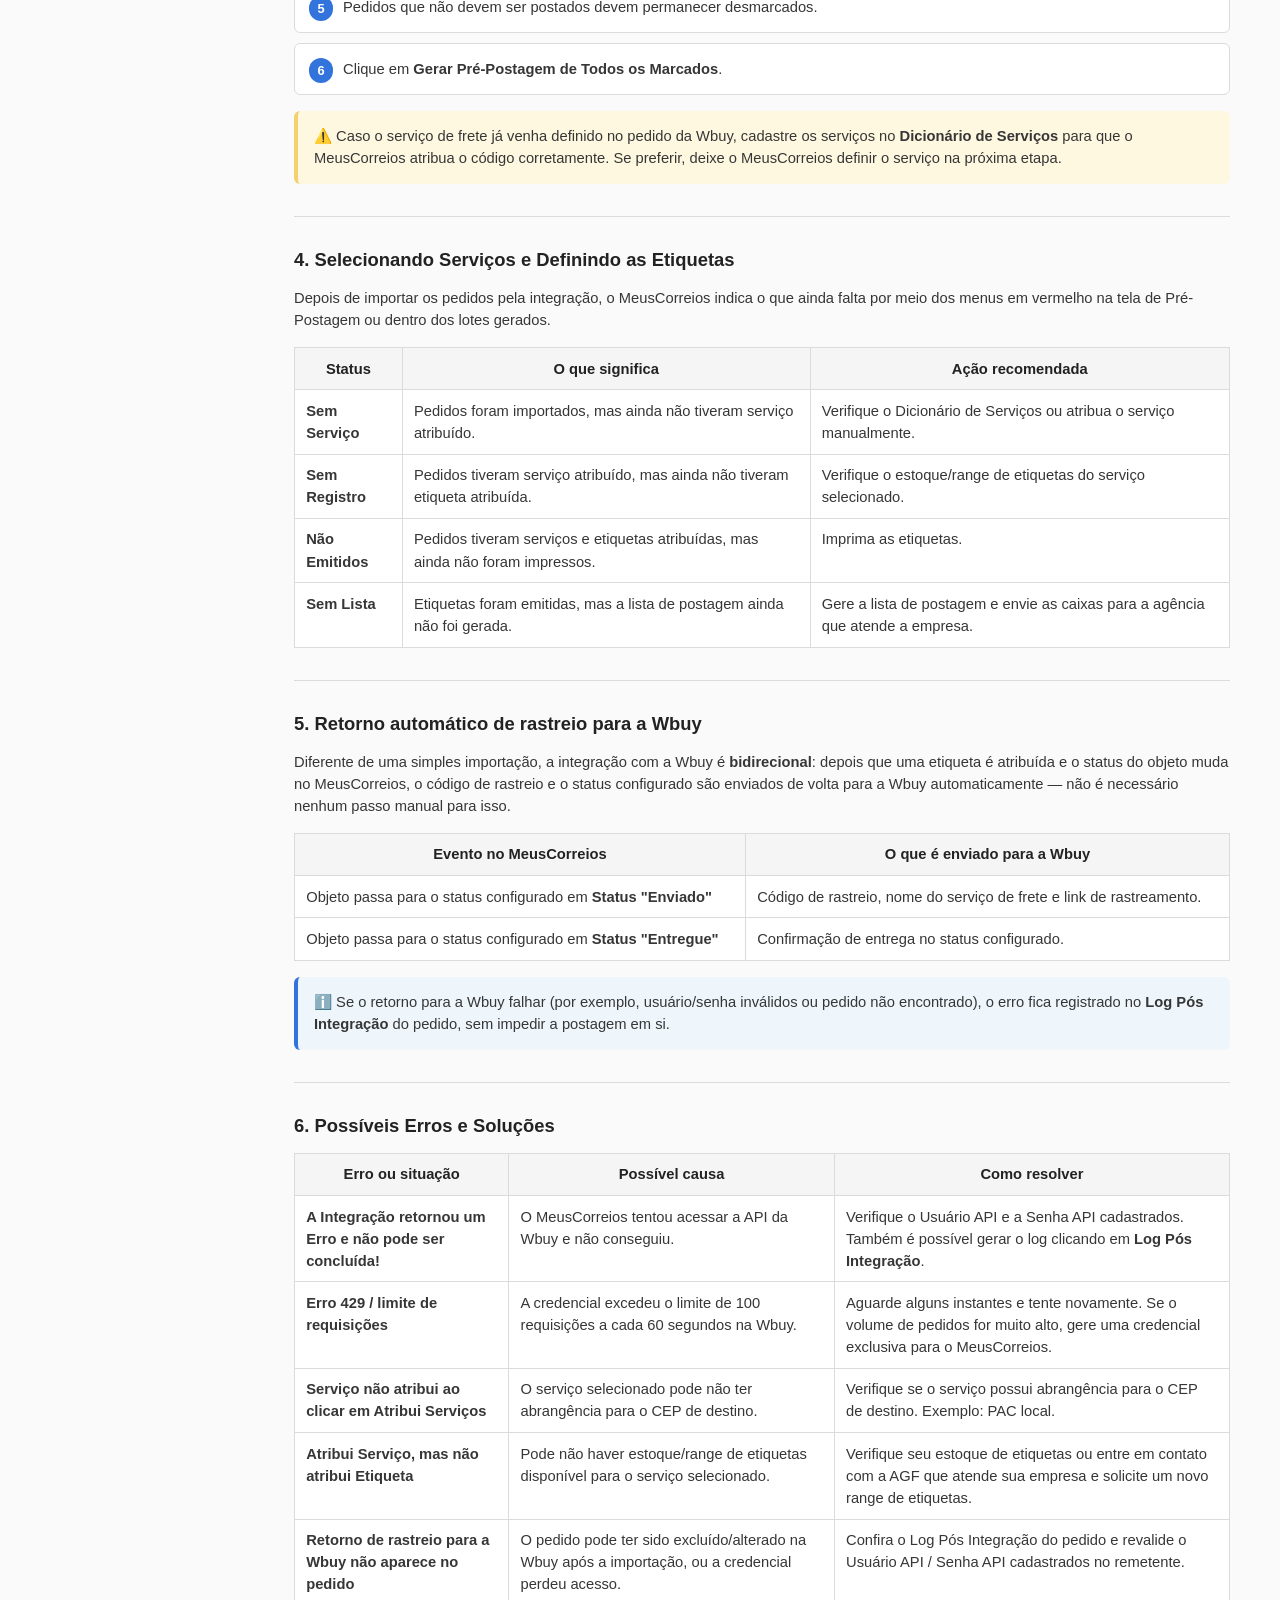
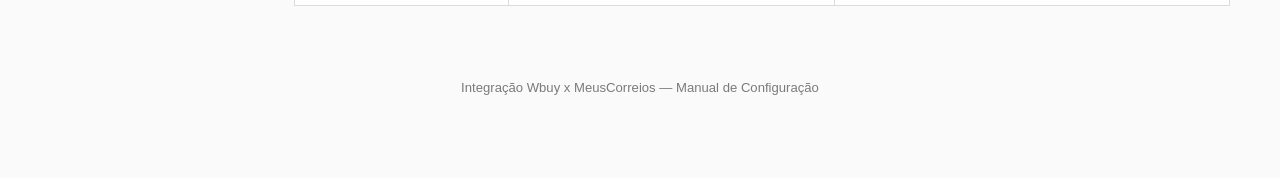
<file: integrWbuy/index.html>
<!DOCTYPE html>
<html lang="pt-BR" data-theme="light">
<head>
<meta charset="UTF-8">
<meta name="viewport" content="width=device-width, initial-scale=1.0">
<title>Integração Wbuy x MeusCorreios — Manual de Configuração</title>
<style>
:root {
    color-scheme: light;
    --main: #ffffff;
    --main-bis: #fafafa;
    --text: #363636;
    --text-strong: #222222;
    --background: #f5f5f5;
    --border: #dbdbdb;
    --blue: #3273dc;
    --blue-dark: #1d4e89;
    --blue-light: #eef6fc;
    --warning-bg: #fff8e1;
    --warning-border: #f4d06f;
    --success-bg: #effaf5;
    --success-border: #48c78e;
}
* { box-sizing: border-box; }
html { scroll-behavior: smooth; }
body {
    margin: 0;
    background: var(--main-bis);
    color: var(--text);
    font-family: Arial, Helvetica, sans-serif;
    font-size: 16px;
    line-height: 1.5;
    padding-bottom: 4rem;
}
a { color: var(--blue-dark); text-decoration: none; }
a:hover { text-decoration: underline; }
.navbar {
    position: fixed;
    top: 0;
    left: 0;
    right: 0;
    z-index: 50;
    min-height: 3.25rem;
    background: #fff;
    border-bottom: 1px solid var(--border);
    display: flex;
    align-items: center;
    justify-content: space-between;
    padding: 0 .85rem;
}
.navbar-title { font-weight: 700; font-size: .95rem; color: var(--text-strong); }
.navbar-menu { display: flex; align-items: center; gap: .1rem; }
.navbar-item {
    display: inline-flex;
    align-items: center;
    padding: .65rem .75rem;
    color: #4a4a4a;
    font-size: .82rem;
}
.navbar-item:hover { background: #f5f5f5; text-decoration: none; }
.page-offset { padding-top: 3.5rem; }
.section { padding: 2rem 1.5rem; }
.container { max-width: 1180px; margin: 0 auto; }
.columns { display: flex; align-items: flex-start; gap: 1.5rem; }
.column-content { flex: 1; min-width: 0; }
.sidebar-column { min-width: 220px; position: relative; }
.sidebar-fixed {
    position: fixed;
    top: 4.5rem;
    width: 220px;
    max-height: calc(100vh - 5rem);
    overflow: auto;
    padding-right: .35rem;
    font-size: .82rem;
}
.menu-label {
    color: #7a7a7a;
    font-size: .72rem;
    letter-spacing: .08em;
    text-transform: uppercase;
    font-weight: 700;
    margin: 0 0 .5rem;
}
.menu-list { list-style: none; padding: 0; margin: 0; }
.menu-list ul { list-style: none; margin: .25rem 0 .5rem .85rem; padding: 0; border-left: 1px solid #e7e7e7; }
.menu-list li { margin: 0; }
.menu-list a {
    display: block;
    padding: .45rem .65rem;
    border-radius: 5px;
    color: #363636;
    line-height: 1.25;
}
.menu-list a:hover { background: #f0f3f7; text-decoration: none; }
.section-anchor { scroll-margin-top: 4.2rem; }
.title { color: var(--text-strong); line-height: 1.2; margin: 0 0 1rem; font-weight: 700; }
.title.is-4 { font-size: 1.45rem; }
.title.is-5 { font-size: 1.15rem; }
.title.is-6 { font-size: 1rem; }
.subtitle { color: #4a4a4a; font-size: 1rem; margin-top: -.5rem; margin-bottom: 1rem; }
.block { margin: 0 0 1rem; }
.mb-1 { margin-bottom: .25rem !important; }
.mb-3 { margin-bottom: .75rem !important; }
.mb-4 { margin-bottom: 1rem !important; }
.mb-5 { margin-bottom: 1.5rem !important; }
.mt-2 { margin-top: .5rem !important; }
.mt-3 { margin-top: .75rem !important; }
.mt-4 { margin-top: 1rem !important; }
.mt-5 { margin-top: 1.5rem !important; }
hr { border: 0; border-top: 1px solid var(--border); margin: 2rem 0; }
.is-size-7 { font-size: .92rem; }
.has-text-grey { color: #7a7a7a; }
.has-text-weight-semibold { font-weight: 600; }
.notification, .message {
    background: #f5f5f5;
    border-radius: 6px;
    padding: .9rem 1rem;
    margin: 1rem 0;
}
.notification.is-info, .message.is-info { background: var(--blue-light); border-left: 4px solid var(--blue); }
.message.is-warning { background: var(--warning-bg); border-left: 4px solid var(--warning-border); }
.message.is-success { background: var(--success-bg); border-left: 4px solid var(--success-border); }
.message-body { margin: 0; }
.content ul, .content ol { margin: .5rem 0 1rem; padding-left: 1.25rem; }
.content li { margin-bottom: .35rem; }
.steps { counter-reset: step; list-style: none; padding-left: 0; margin: .5rem 0 1rem; }
.steps > li {
    counter-increment: step;
    position: relative;
    padding: .85rem 1rem .85rem 3rem;
    margin-bottom: .65rem;
    border: 1px solid var(--border);
    border-radius: 6px;
    background: #fff;
}
.steps > li::before {
    content: counter(step);
    position: absolute;
    left: .85rem;
    top: .85rem;
    width: 1.55rem;
    height: 1.55rem;
    border-radius: 999px;
    display: inline-flex;
    align-items: center;
    justify-content: center;
    background: var(--blue);
    color: #fff;
    font-weight: 700;
    font-size: .8rem;
}
.steps li ul { margin: .45rem 0 0; padding-left: 1.1rem; }
.table { width: 100%; border-collapse: collapse; background: #fff; margin: .75rem 0 1rem; }
.table th, .table td { border: 1px solid var(--border); padding: .6rem .7rem; vertical-align: top; }
.table th { background: #f5f5f5; color: var(--text-strong); font-weight: 700; }
.tag {
    display: inline-flex;
    align-items: center;
    border-radius: 999px;
    font-size: .75rem;
    padding: .1em .65em;
    white-space: nowrap;
    background: var(--blue-light);
    color: var(--blue-dark);
}
code, .codebox {
    font-family: Consolas, Monaco, 'Courier New', monospace;
    background: #f5f5f5;
    color: #222;
    border-radius: 4px;
}
code { padding: .12rem .32rem; }
.codebox {
    display: block;
    padding: .8rem;
    white-space: pre-wrap;
    word-break: break-word;
    border: 1px solid var(--border);
    margin: .5rem 0 1rem;
    font-size: .82rem;
}
.card-grid { display: grid; grid-template-columns: repeat(2, minmax(0, 1fr)); gap: .75rem; }
.info-card { border: 1px solid var(--border); border-radius: 6px; background: #fff; padding: .9rem 1rem; }
.info-card .label { color: #7a7a7a; display: block; font-size: .75rem; margin-bottom: .25rem; }
.footer { background: #fafafa; padding: 1rem 1.5rem; text-align: center; color: #7a7a7a; font-size: .82rem; }
@media (max-width: 900px) {
    .navbar-menu { display: none; }
    .columns { display: block; }
    .sidebar-column { display: none !important; }
    .section { padding-left: 1rem; padding-right: 1rem; }
    .card-grid { grid-template-columns: 1fr; }
}
@media print {
    .navbar, .sidebar-column { display: none !important; }
    .page-offset { padding-top: 0; }
    body { background: #fff; }
    a { color: inherit; text-decoration: none; }
}
</style>
</head>
<body>
<nav class="navbar" role="navigation">
    <div class="navbar-title">🛒 Integração Wbuy x MeusCorreios — Manual de Configuração</div>
    <div class="navbar-menu">
        <a class="navbar-item" href="#sobre">Sobre</a>
        <a class="navbar-item" href="#credenciais">Credenciais</a>
        <a class="navbar-item" href="#meuscorreios">Configuração</a>
        <a class="navbar-item" href="#prepostagem">Pré-postagem</a>
        <a class="navbar-item" href="#retorno">Retorno</a>
        <a class="navbar-item" href="#erros">Erros</a>
    </div>
</nav>

<div class="page-offset">
<section class="section">
<div class="container">
<div class="columns">

<aside class="sidebar-column">
    <nav class="menu sidebar-fixed">
        <p class="menu-label">Navegação</p>
        <ul class="menu-list">
            <li><a href="#sobre">Sobre este manual</a></li>
            <li><a href="#requisitos">Pré-requisitos</a></li>
            <li><a href="#credenciais">Gerar credenciais na Wbuy</a></li>
            <li><a href="#meuscorreios">Configurar no MeusCorreios</a></li>
            <li><a href="#prepostagem">Gerar pré-postagens</a>
                <ul>
                    <li><a href="#lote">Criar ou usar lote</a></li>
                    <li><a href="#opcoes-importacao">Opções de importação</a></li>
                    <li><a href="#marcar-pedidos">Marcar pedidos</a></li>
                </ul>
            </li>
            <li><a href="#status">Selecionar serviços e etiquetas</a></li>
            <li><a href="#retorno">Retorno automático à Wbuy</a></li>
            <li><a href="#erros">Possíveis erros e soluções</a></li>
        </ul>
    </nav>
</aside>

<main class="column-content">
    <div id="sobre" class="section-anchor mb-5">
        <h1 class="title is-4">Integração Wbuy x MeusCorreios — Manual de Configuração</h1>
        <p class="block is-size-7">Este manual orienta como obter o <strong>Usuário API</strong> e a <strong>Senha API</strong> no painel da Wbuy, configurar a integração no MeusCorreios, importar os pedidos para geração de pré-postagens e acompanhar o retorno automático de rastreio para a Wbuy.</p>
        <div class="notification is-info is-size-7">
            A integração depende de duas etapas principais: primeiro gerar as credenciais de API no painel da Wbuy, e depois informar esses dados no cadastro do remetente dentro do MeusCorreios. Uma vez configurada, a integração é bidirecional: o MeusCorreios importa os pedidos da Wbuy e, ao gerar/atualizar o rastreio, devolve automaticamente o código de rastreio e o status para a Wbuy — sem passo manual adicional.
        </div>
    </div>

    <hr>

    <div id="requisitos" class="section-anchor mb-5">
        <h2 class="title is-5">Pré-requisitos</h2>
        <ul class="content is-size-7">
            <li>Acesso administrativo ao painel da Wbuy.</li>
            <li>Permissão para acessar <strong>Plataforma &gt; API e Webhooks</strong> na Wbuy.</li>
            <li>Acesso ao MeusCorreios com permissão para alterar as integrações do remetente.</li>
            <li>Remetente já cadastrado no MeusCorreios.</li>
            <li>Conhecer os códigos de status de pedido usados na loja Wbuy (para preencher os filtros de status na integração).</li>
        </ul>
    </div>

    <hr>

    <div id="credenciais" class="section-anchor mb-5">
        <h2 class="title is-5">1. Gerar as credenciais de acesso na Wbuy</h2>
        <p class="is-size-7 block">No painel da Wbuy, será necessário gerar um <strong>Usuário API</strong> e uma <strong>Senha API</strong> para preencher no MeusCorreios.</p>
        <ol class="steps is-size-7">
            <li>Acesse o painel administrativo da sua loja Wbuy.</li>
            <li>No menu lateral, acesse <strong>Plataforma &gt; API e Webhooks</strong>.</li>
            <li>Acesse <strong>Opções &gt; Integração REST API</strong>.</li>
            <li>Crie uma nova chave, informando uma identificação para reconhecer depois (por exemplo, <em>MeusCorreios</em>).</li>
            <li>Copie o <strong>usuário</strong> gerado.</li>
            <li>Clique em <strong>Visualizar senha</strong> e copie a <strong>senha</strong> exibida.</li>
        </ol>
        <article class="message is-warning is-size-7">
            <div class="message-body">⚠️ A API da Wbuy limita <strong>100 requisições a cada 60 segundos</strong> por credencial. Se a integração for usada por mais de um sistema simultaneamente com a mesma credencial, considere gerar uma chave exclusiva para o MeusCorreios.</div>
        </article>
        <div class="card-grid is-size-7">
            <div class="info-card"><span class="label">Campo na Wbuy</span><strong>Usuário</strong><br>Use como <strong>Usuário API</strong> no MeusCorreios.</div>
            <div class="info-card"><span class="label">Campo na Wbuy</span><strong>Senha</strong><br>Use como <strong>Senha API</strong> no MeusCorreios.</div>
        </div>
    </div>

    <hr>

    <div id="meuscorreios" class="section-anchor mb-5">
        <h2 class="title is-5">2. Configurar a integração no MeusCorreios</h2>
        <ol class="steps is-size-7">
            <li>Entre no menu <strong>Configurações</strong>.</li>
            <li>Clique em <strong>Remetentes</strong>.</li>
            <li>No remetente que será usado para integrar a plataforma, clique em <strong>Integrações</strong>.</li>
            <li>Selecione a opção <strong>Integrações/Wbuy</strong>.</li>
        </ol>

        <p class="is-size-7 block">Preencha os campos com os dados obtidos na Wbuy e defina os status que a integração deve considerar:</p>
        <table class="table is-size-7">
            <thead><tr><th>Campo no MeusCorreios</th><th>O que preencher</th></tr></thead>
            <tbody>
                <tr><td><strong>Usuário API</strong></td><td>Usuário copiado em Plataforma &gt; API e Webhooks na Wbuy.</td></tr>
                <tr><td><strong>Senha API</strong></td><td>Senha copiada em "Visualizar senha" na mesma tela.</td></tr>
                <tr><td><strong>Pedidos com Cód. Status</strong></td><td>Código de status da Wbuy que a integração deve buscar ao importar pedidos.</td></tr>
                <tr><td><strong>Tag / Identificador</strong> <span class="tag">opcional</span></td><td>Filtra os pedidos por um identificador/tag específico da Wbuy, quando necessário.</td></tr>
                <tr><td><strong>Status "Enviado"</strong></td><td>Código de status que a Wbuy deve receber quando a postagem for confirmada como enviada.</td></tr>
                <tr><td><strong>Status "Entregue"</strong></td><td>Código de status que a Wbuy deve receber quando o objeto for confirmado como entregue.</td></tr>
            </tbody>
        </table>
        <p class="is-size-7 block">Após preencher os dados, clique em <strong>Confirmar</strong>.</p>
    </div>

    <hr>

    <div id="prepostagem" class="section-anchor mb-5">
        <h2 class="title is-5">3. Geração de Pré-Postagens de Pedidos Wbuy</h2>
        <div id="lote" class="section-anchor mt-4">
            <h3 class="title is-6">3.1. Criar ou utilizar um lote existente</h3>
            <ol class="steps is-size-7">
                <li>Entre no módulo de <strong>Pré-postagem</strong> do MeusCorreios.</li>
                <li>Crie um novo lote ou utilize um lote já existente.</li>
                <li>Ao criar um novo lote, selecione a opção <strong>Integração Wbuy</strong>.</li>
                <li>Ao utilizar um lote existente, selecione a opção <strong>Integra/Wbuy</strong>.</li>
            </ol>
            <article class="message is-info is-size-7">
                <div class="message-body">ℹ️ A opção de integração pode ser deixada como padrão acessando <strong>Configurações &gt; Importações e Integrações</strong>.</div>
            </article>
        </div>

        <div id="opcoes-importacao" class="section-anchor mt-5">
            <h3 class="title is-6">3.2. Definir as opções da importação</h3>
            <p class="is-size-7 block">Após buscar os pedidos, os dados serão exibidos na tela. Antes de gerar a pré-postagem, defina como o MeusCorreios deve tratar os pedidos importados:</p>
            <table class="table is-size-7">
                <thead><tr><th>Opção</th><th>Descrição</th></tr></thead>
                <tbody>
                    <tr><td>Pedidos já incluídos no lote</td><td>Define se pedidos já adicionados anteriormente serão desconsiderados.</td></tr>
                    <tr><td>AR nas postagens</td><td>Define se será incluído Aviso de Recebimento nas postagens.</td></tr>
                    <tr><td>Valor Declarado</td><td>Define se o valor do pedido será considerado como Valor Declarado.</td></tr>
                    <tr><td>Declaração de Conteúdo</td><td>Define se as declarações serão criadas com base nos itens de cada pedido.</td></tr>
                </tbody>
            </table>
            <article class="message is-info is-size-7">
                <div class="message-body">Essas opções também podem ser configuradas como padrão em <strong>Configurações &gt; Importações e Integrações</strong>.</div>
            </article>
            <p class="is-size-7 block">O MeusCorreios busca o endereçamento, o frete (nome e valor) e o peso de cada produto direto no pedido da Wbuy. Se o pedido já tiver um código de rastreio atribuído na própria Wbuy, o MeusCorreios reaproveita esse código automaticamente.</p>
        </div>

        <div id="marcar-pedidos" class="section-anchor mt-5">
            <h3 class="title is-6">3.3. Selecionar pedidos e gerar pré-postagens</h3>
            <ol class="steps is-size-7">
                <li>Selecione os pedidos pelo <strong>Destinatário</strong>, <strong>Serviço</strong> ou <strong>Faixa de Pedido</strong>, quando necessário.</li>
                <li>Marque todos os pedidos que serão postados.</li>
                <li>Use o quadrinho do cabeçalho para marcar ou desmarcar todos os pedidos da página.</li>
                <li>Alterne entre páginas sem perder os itens já marcados.</li>
                <li>Pedidos que não devem ser postados devem permanecer desmarcados.</li>
                <li>Clique em <strong>Gerar Pré-Postagem de Todos os Marcados</strong>.</li>
            </ol>
            <article class="message is-warning is-size-7">
                <div class="message-body">⚠️ Caso o serviço de frete já venha definido no pedido da Wbuy, cadastre os serviços no <strong>Dicionário de Serviços</strong> para que o MeusCorreios atribua o código corretamente. Se preferir, deixe o MeusCorreios definir o serviço na próxima etapa.</div>
            </article>
        </div>
    </div>

    <hr>

    <div id="status" class="section-anchor mb-5">
        <h2 class="title is-5">4. Selecionando Serviços e Definindo as Etiquetas</h2>
        <p class="is-size-7 block">Depois de importar os pedidos pela integração, o MeusCorreios indica o que ainda falta por meio dos menus em vermelho na tela de Pré-Postagem ou dentro dos lotes gerados.</p>
        <table class="table is-size-7">
            <thead><tr><th>Status</th><th>O que significa</th><th>Ação recomendada</th></tr></thead>
            <tbody>
                <tr><td><strong>Sem Serviço</strong></td><td>Pedidos foram importados, mas ainda não tiveram serviço atribuído.</td><td>Verifique o Dicionário de Serviços ou atribua o serviço manualmente.</td></tr>
                <tr><td><strong>Sem Registro</strong></td><td>Pedidos tiveram serviço atribuído, mas ainda não tiveram etiqueta atribuída.</td><td>Verifique o estoque/range de etiquetas do serviço selecionado.</td></tr>
                <tr><td><strong>Não Emitidos</strong></td><td>Pedidos tiveram serviços e etiquetas atribuídas, mas ainda não foram impressos.</td><td>Imprima as etiquetas.</td></tr>
                <tr><td><strong>Sem Lista</strong></td><td>Etiquetas foram emitidas, mas a lista de postagem ainda não foi gerada.</td><td>Gere a lista de postagem e envie as caixas para a agência que atende a empresa.</td></tr>
            </tbody>
        </table>
    </div>

    <hr>

    <div id="retorno" class="section-anchor mb-5">
        <h2 class="title is-5">5. Retorno automático de rastreio para a Wbuy</h2>
        <p class="is-size-7 block">Diferente de uma simples importação, a integração com a Wbuy é <strong>bidirecional</strong>: depois que uma etiqueta é atribuída e o status do objeto muda no MeusCorreios, o código de rastreio e o status configurado são enviados de volta para a Wbuy automaticamente — não é necessário nenhum passo manual para isso.</p>
        <table class="table is-size-7">
            <thead><tr><th>Evento no MeusCorreios</th><th>O que é enviado para a Wbuy</th></tr></thead>
            <tbody>
                <tr><td>Objeto passa para o status configurado em <strong>Status "Enviado"</strong></td><td>Código de rastreio, nome do serviço de frete e link de rastreamento.</td></tr>
                <tr><td>Objeto passa para o status configurado em <strong>Status "Entregue"</strong></td><td>Confirmação de entrega no status configurado.</td></tr>
            </tbody>
        </table>
        <article class="message is-info is-size-7">
            <div class="message-body">ℹ️ Se o retorno para a Wbuy falhar (por exemplo, usuário/senha inválidos ou pedido não encontrado), o erro fica registrado no <strong>Log Pós Integração</strong> do pedido, sem impedir a postagem em si.</div>
        </article>
    </div>

    <hr>

    <div id="erros" class="section-anchor mb-5">
        <h2 class="title is-5">6. Possíveis Erros e Soluções</h2>
        <table class="table is-size-7">
            <thead><tr><th>Erro ou situação</th><th>Possível causa</th><th>Como resolver</th></tr></thead>
            <tbody>
                <tr>
                    <td><strong>A Integração retornou um Erro e não pode ser concluída!</strong></td>
                    <td>O MeusCorreios tentou acessar a API da Wbuy e não conseguiu.</td>
                    <td>Verifique o Usuário API e a Senha API cadastrados. Também é possível gerar o log clicando em <strong>Log Pós Integração</strong>.</td>
                </tr>
                <tr>
                    <td><strong>Erro 429 / limite de requisições</strong></td>
                    <td>A credencial excedeu o limite de 100 requisições a cada 60 segundos na Wbuy.</td>
                    <td>Aguarde alguns instantes e tente novamente. Se o volume de pedidos for muito alto, gere uma credencial exclusiva para o MeusCorreios.</td>
                </tr>
                <tr>
                    <td><strong>Serviço não atribui ao clicar em Atribui Serviços</strong></td>
                    <td>O serviço selecionado pode não ter abrangência para o CEP de destino.</td>
                    <td>Verifique se o serviço possui abrangência para o CEP de destino. Exemplo: PAC local.</td>
                </tr>
                <tr>
                    <td><strong>Atribui Serviço, mas não atribui Etiqueta</strong></td>
                    <td>Pode não haver estoque/range de etiquetas disponível para o serviço selecionado.</td>
                    <td>Verifique seu estoque de etiquetas ou entre em contato com a AGF que atende sua empresa e solicite um novo range de etiquetas.</td>
                </tr>
                <tr>
                    <td><strong>Retorno de rastreio para a Wbuy não aparece no pedido</strong></td>
                    <td>O pedido pode ter sido excluído/alterado na Wbuy após a importação, ou a credencial perdeu acesso.</td>
                    <td>Confira o Log Pós Integração do pedido e revalide o Usuário API / Senha API cadastrados no remetente.</td>
                </tr>
            </tbody>
        </table>
    </div>

</main>
</div>
</div>
</section>
</div>
<footer class="footer">Integração Wbuy x MeusCorreios — Manual de Configuração</footer>
</body>
</html>
</file>
